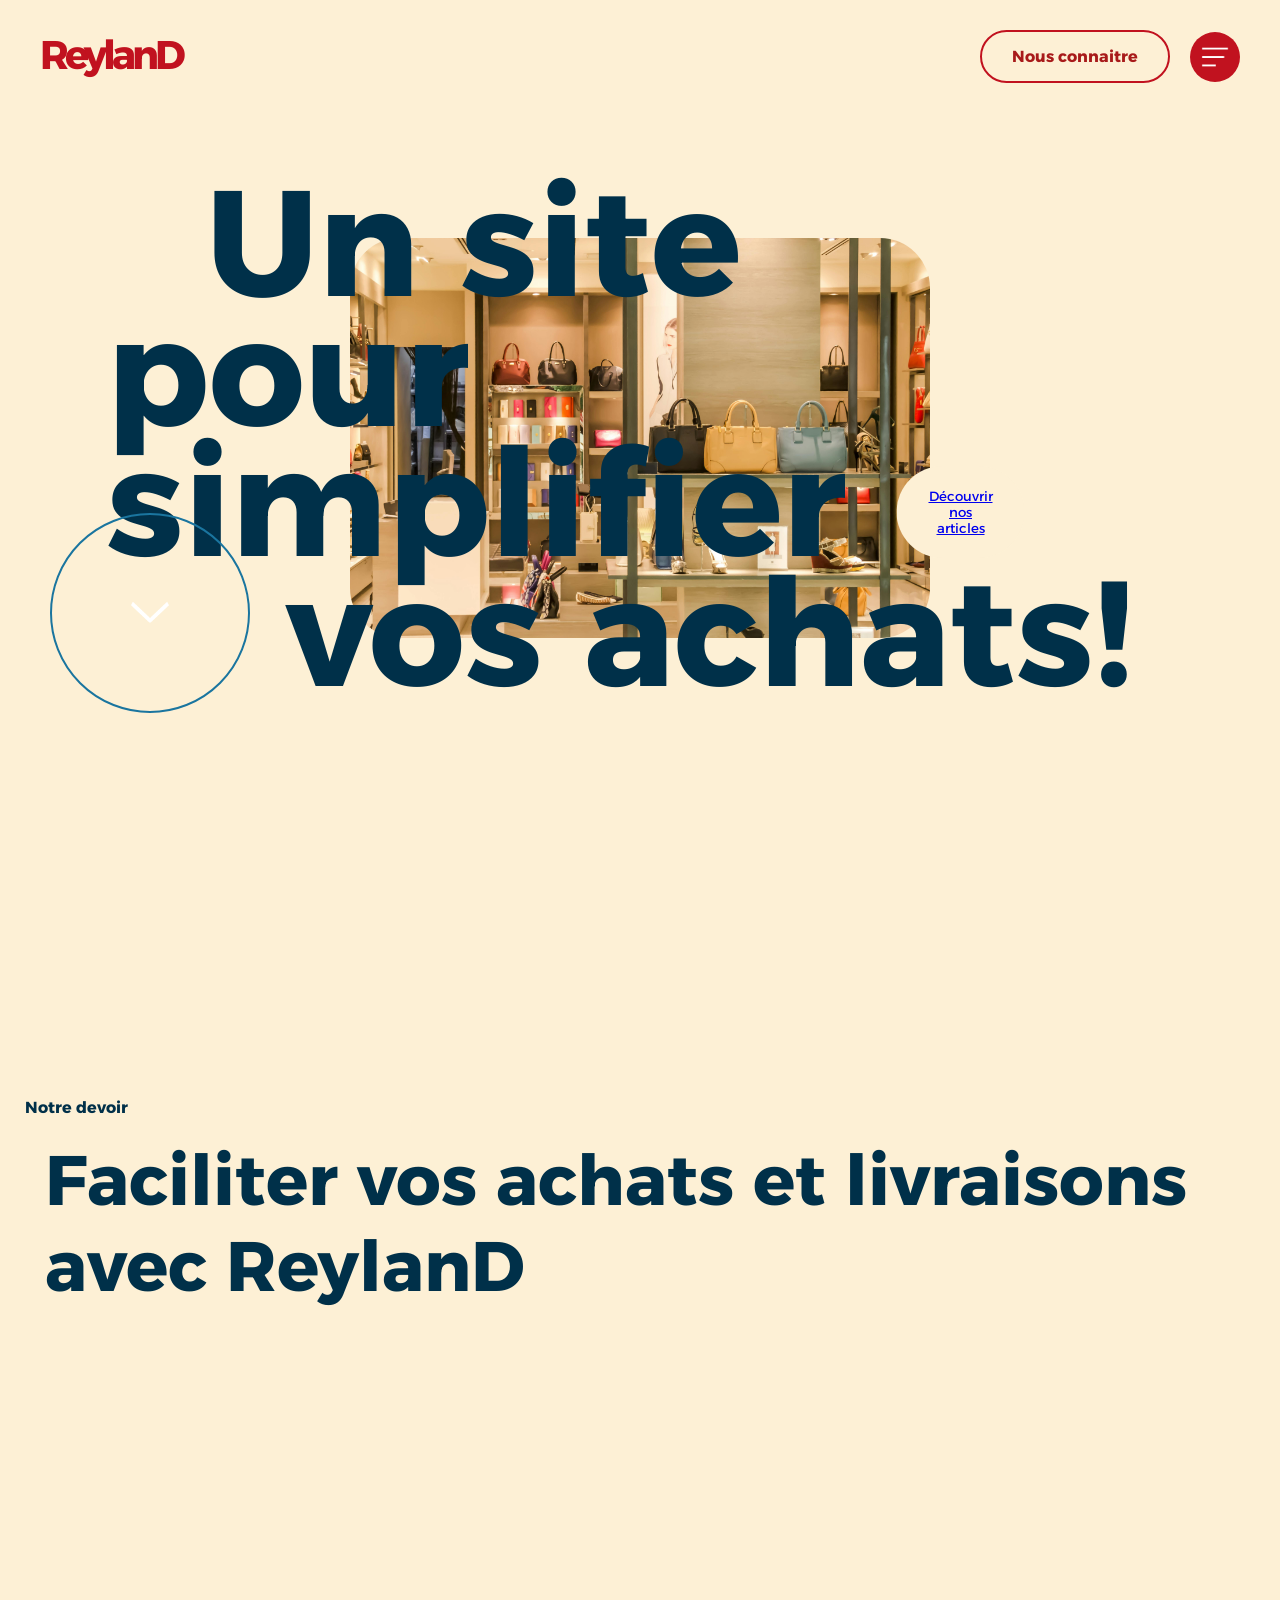
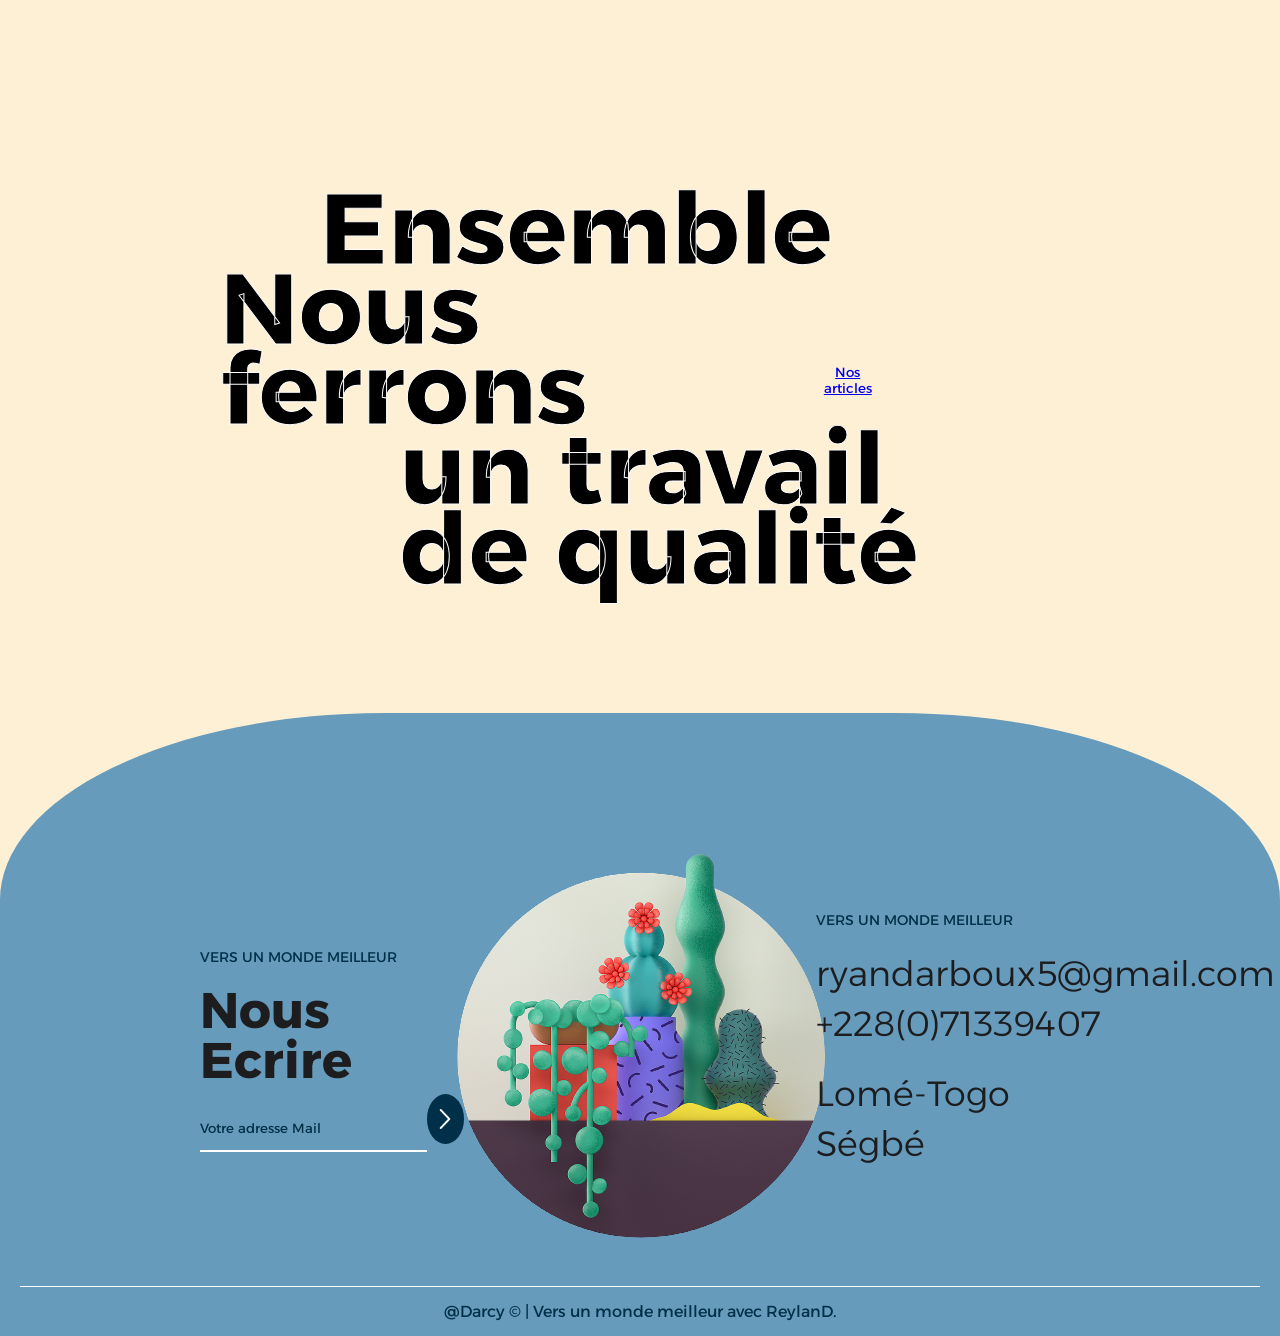
<file: ReylanD/index.html>
<!DOCTYPE html>
<html lang="fr">
<head>
    <meta charset="UTF-8">
    <meta http-equiv="X-UA-Compatible" content="IE=edge">
    <meta name="viewport" content="width=device-width, initial-scale=1.0">
    <title>ReylanD</title>
    <link rel="stylesheet" href="style.css">
</head>
<body>
    <header>
        <h1 class="header__logo">ReylanD</h1>
        <div class="header__btn_menu">
            <button>Nous connaitre</button>
            <div class="btn_menu">
                <img src="images/hamburger.png" alt="">
            </div>
        </div>
    </header>
    <section class="back_image_section">
        <div class="text">
            <h1>Un site</h1>
            <h1>pour simplifier<button><a href="shopping.html">Découvrir nos articles</button></a></h1>
            <h1>vos achats!</h1>
        </div>
        <img src="images/imga.jpg" alt="">
        <button class="down_arrow" onclick="window.location.href='#footer';">
            <img src="images/down-arrow.png">
        </button>
        <ul class="menu">
              <div class="contact">
                    <span>VERS UN MONDE MEILLEUR</span>
                    <div>
                        <h3>ryandarboux5@gmail.com <br>+228(0)71339407</h3>
                        <h3>Lomé-Togo <br>Ségbé</h3>
                    </div>
              </div>
              <div class="links">
                <li><a href="shopping.html">shoppi<span>n</span>g</a></li>
                <li><a href="mechanique.html">méchaniqu<span>e</span>s</a></li>
                <li><a href="se connecter.html">se connect<span>e</span>r</a></li>
              </div>
        </ul>
    </section>
    <section class="description">
       <div>
            <p>Notre devoir</p>
            <h2>
           Faciliter vos achats et livraisons
            avec ReylanD        
            </h2>
       </div>
    </section>
    <section class="back_image_section tird_section">
        <div class="text">
            <h1>Ensemble</h1>
            <h1>Nous ferrons  <button><a href="mechanique.html">Nos articles</button></a></h1>
            <h1>un travail de qualité</h1>
        </div>
    </section>


    <footer id="footer">
        <div class="newsletter-contact">
            <div class="newsletter">
                <span>VERS UN MONDE MEILLEUR</span>
                <h3>Nous <br> Ecrire</h3>
                <div class="input_mail">
                    <input type="mail" placeholder="Votre adresse Mail">
                    <button>
                            <img src="images/down-arrow.png">
                    </button>
                </div>
            </div>
            <div class="footer_img">
                <img src="images/img3.png" alt="">
            </div>
            <div class="contact">
                <span>VERS UN MONDE MEILLEUR</span>
                <div>
                    <h3>ryandarboux5@gmail.com <br>+228(0)71339407</h3>
                    <h3>Lomé-Togo <br> Ségbé</h3>
                </div>
            </div>
        </div>
        <p>@Darcy &copy; | Vers un monde meilleur avec ReylanD.
    </footer>
    <script src="script.js"></script>
</body>
</html>
</file>
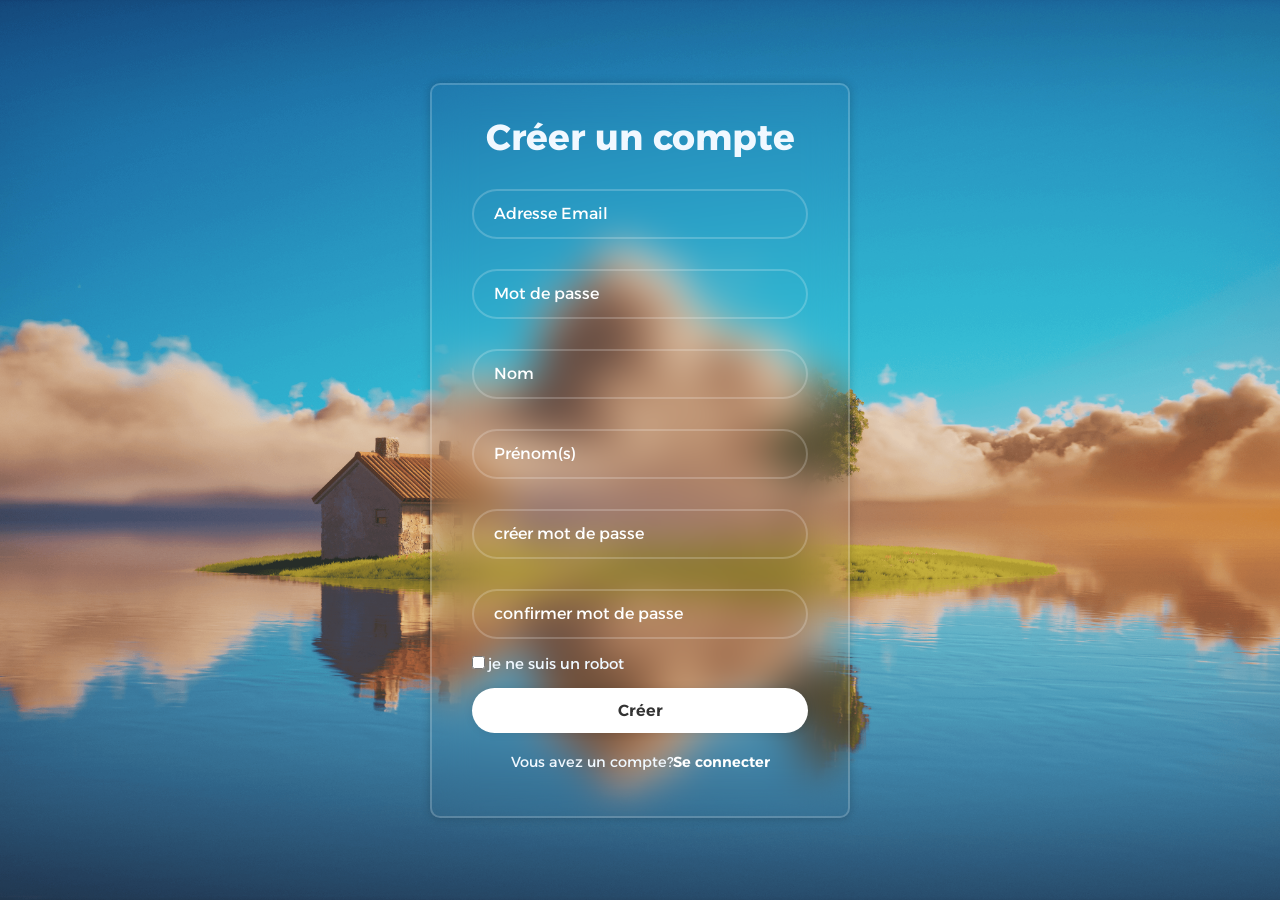
<file: ReylanD/créer compte.html>
<!DOCTYPE html>
<html lang="en">
<head>
    <meta charset="UTF-8">
    <meta name="viewport" content="width=device-width, initial-scale=1.0">
    <title>Créer compte</title>
    <link rel="stylesheet" href="création.css">
    <link href='https://unpkg.com/boxicons@2.1.4/css/boxicons.min.css' rel='stylesheet'>
</head>
<body>
    <div class="wrapper">
        <form action="">
            <h1>Créer un compte</h1>
                <div class="input-box">
                    <input type="text" placeholder="Adresse Email" required>
                </div>
                <div class="input-box">
                    <input type="password" placeholder="Mot de passe" required>
                </div>
                <div class="input-box">
                    <input type="text" placeholder="Nom" required>
                </div>
                <div class="input-box">
                    <input type="text" placeholder="Prénom(s)" required>
                </div>
                <div class="input-box">
                    <input type="password" placeholder="créer mot de passe" required>
                </div>
                <div class="input-box">
                    <input type="password" placeholder="confirmer mot de passe" required>
                </div>
                <div class="confirmer-identité">
                    <label><input type="checkbox">je ne suis un robot</label>
                </div>
                <button type="submit" class="btn">Créer</button>
                <div class="créer-link">
                    <p>Vous avez un compte?<a href="se connecter.html">Se connecter</a></p>
                </div>
        </form>
    
    
</body>
</html>
</file>
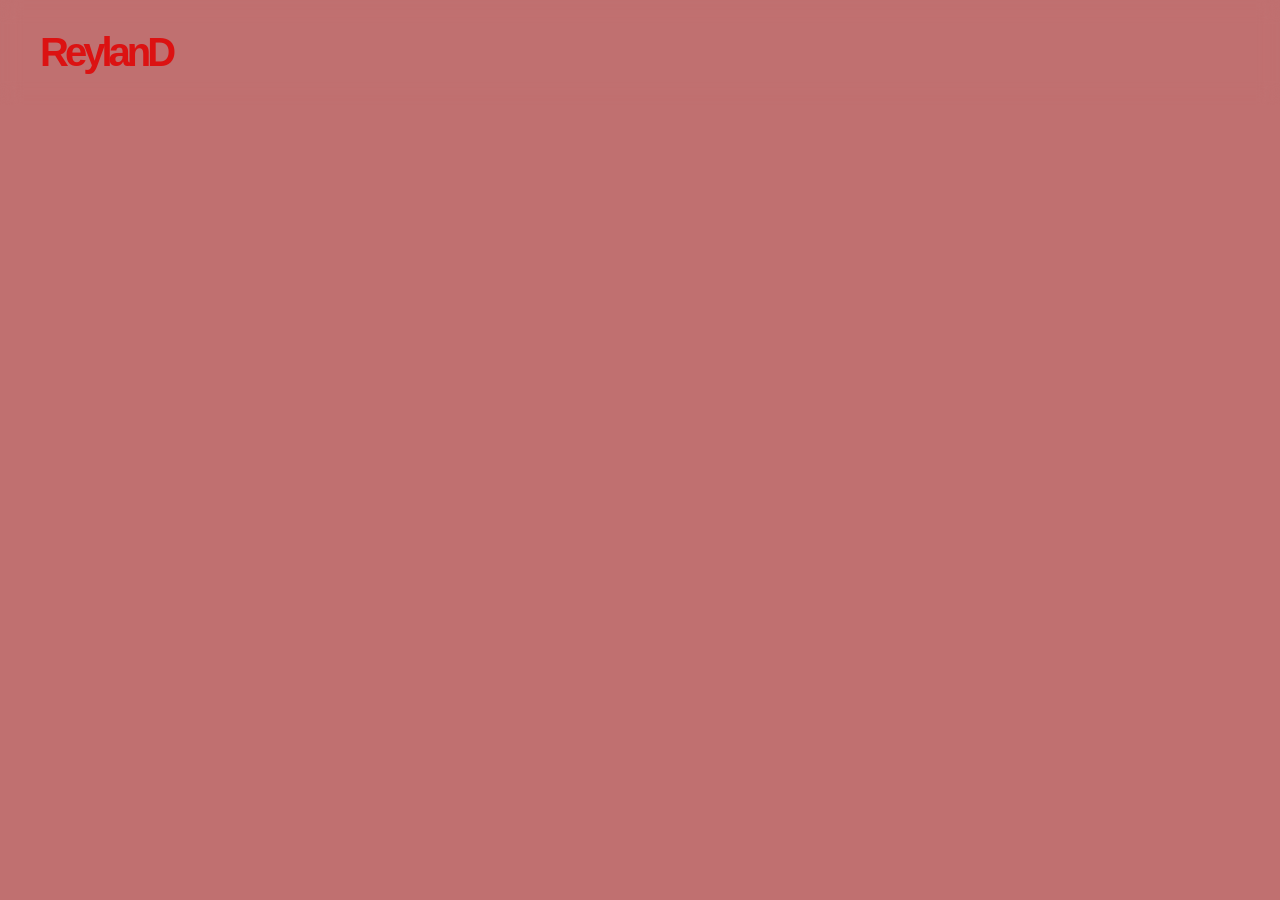
<file: ReylanD/mechanique.html>
<!DOCTYPE html>
<html lang="en">
<head>
    <meta charset="UTF-8">
    <meta name="viewport" content="width=device-width, initial-scale=1.0">
    <title>ReylanD</title>
    <link rel="stylesheet" href="mechanique.css">
</head>
<body>
    <header>
        <h1 class="header__logo">ReylanD</h1>
    </header>
</body>
</html>
</file>
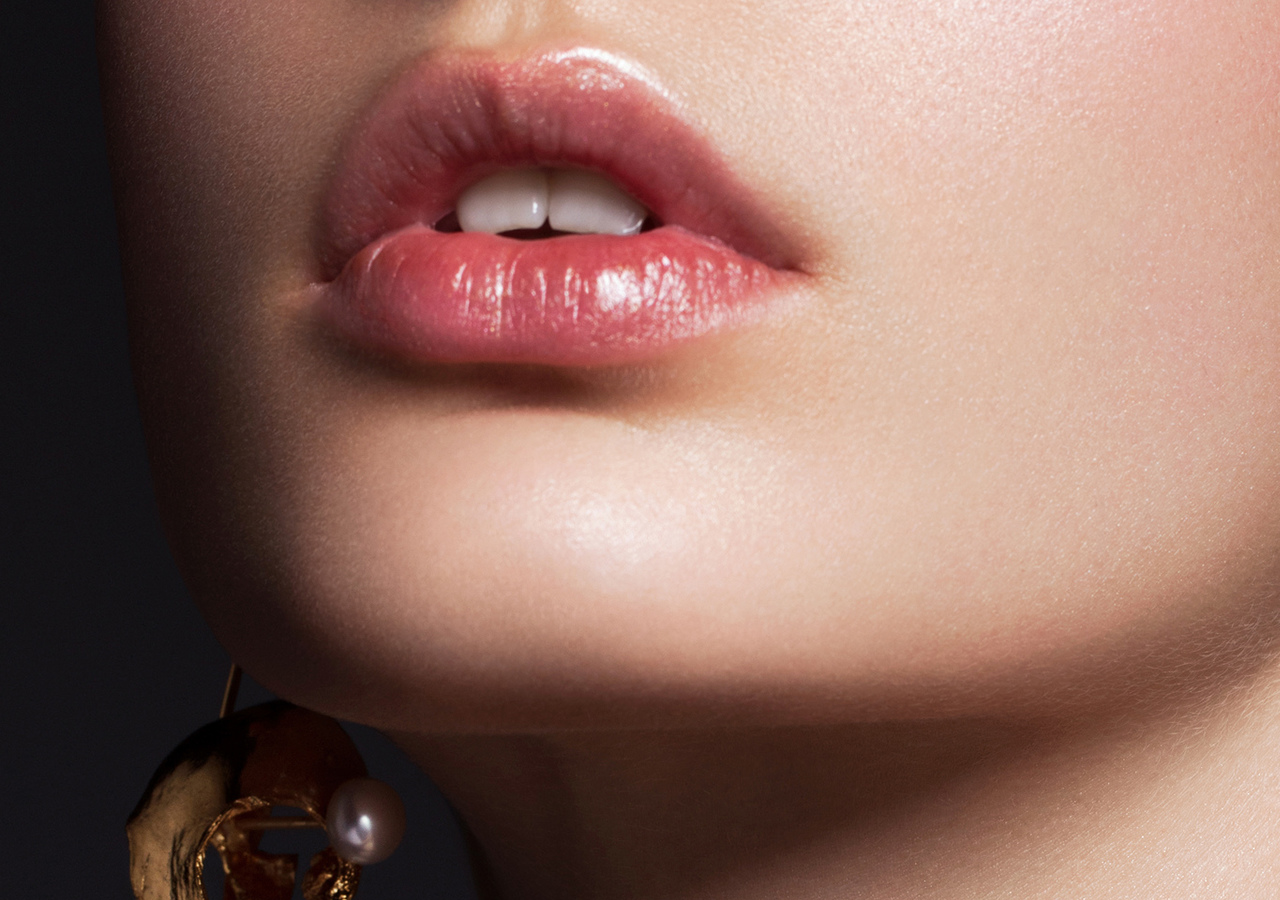
<file: ReylanD/newman.html>
<!DOCTYPE html>
<html lang="en">
<head>
    <meta charset="UTF-8">
    <meta name="viewport" content="width=device-width, initial-scale=1.0">
    <title>newman</title>
    <link rel="stylesheet" href="newman.css">
</head>
<body>
    
</body>
</html>
</file>
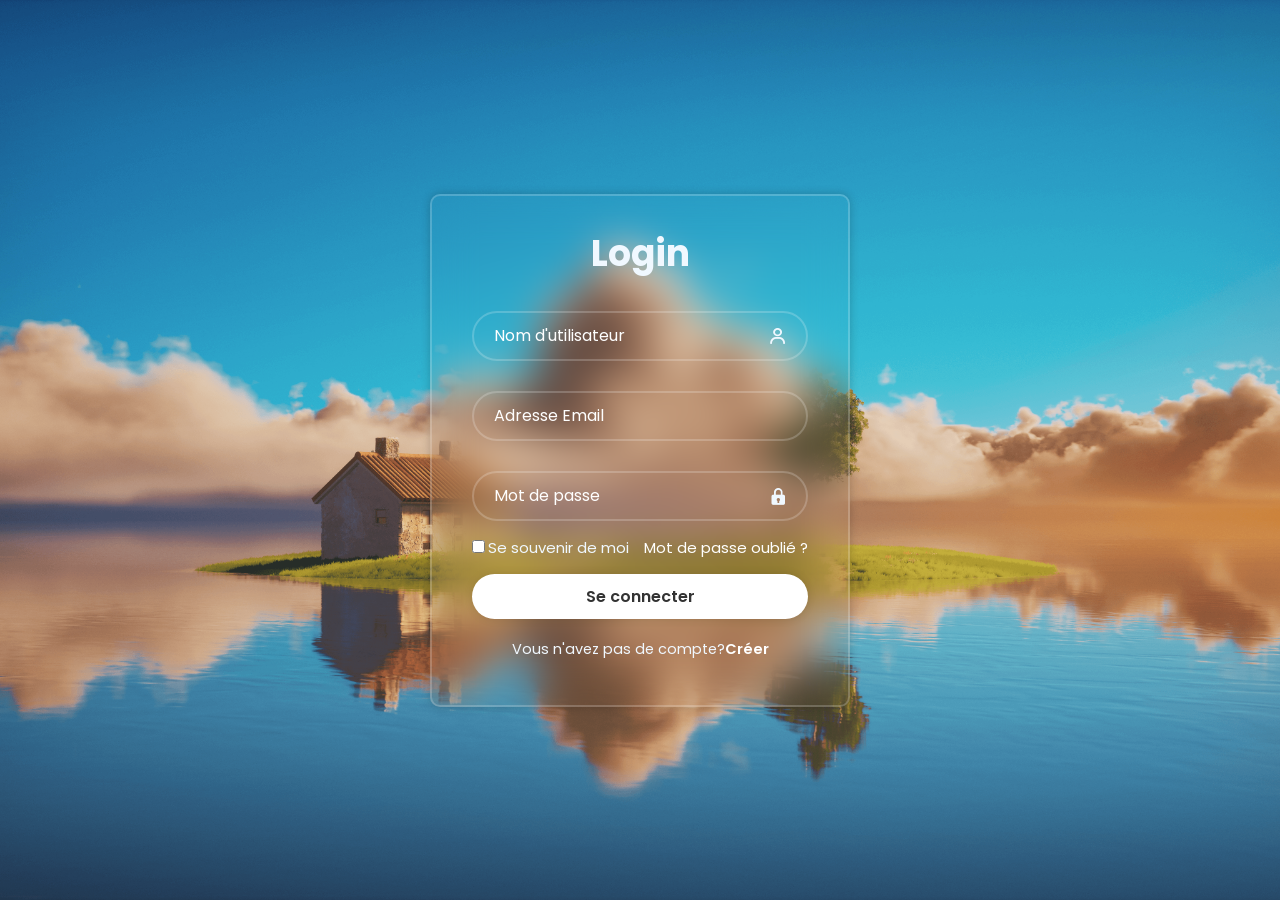
<file: ReylanD/se connecter.html>
<!DOCTYPE html>
<html lang="en">
<head>
    <meta charset="UTF-8">
    <meta name="viewport" content="width=device-width, initial-scale=1.0">
    <title>formulaire ReylanD</title>
    <link rel="stylesheet" href="formulaire.css">
    <link href='https://unpkg.com/boxicons@2.1.4/css/boxicons.min.css' rel='stylesheet'>
</head>
<body>
    
        <div class="wrapper">
            <form action="">
                <h1>Login</h1>
                    <div class="input-box">
                        <input type="text" placeholder="Nom d'utilisateur" required>
                        <i class='bx bx-user' ></i>
                    </div>
                    <div class="input-box">
                        <input type="text" placeholder="Adresse Email" required>
                    </div>
                    <div class="input-box">
                        <input type="password" placeholder="Mot de passe" required>
                        <i class='bx bxs-lock'></i>
                    </div>
                    <div class="remember-forgot">
                        <label><input type="checkbox">Se souvenir de moi</label>
                        <a href="#">Mot de passe oublié ?</a>
                    </div>
                    <button type="submit" class="btn">Se connecter</button>
                    <div class="créer-link">
                        <p>Vous n'avez pas de compte?<a href="créer compte.html">Créer</a></p>
                    </div>

            </form>
            
</body>
</html>
</file>
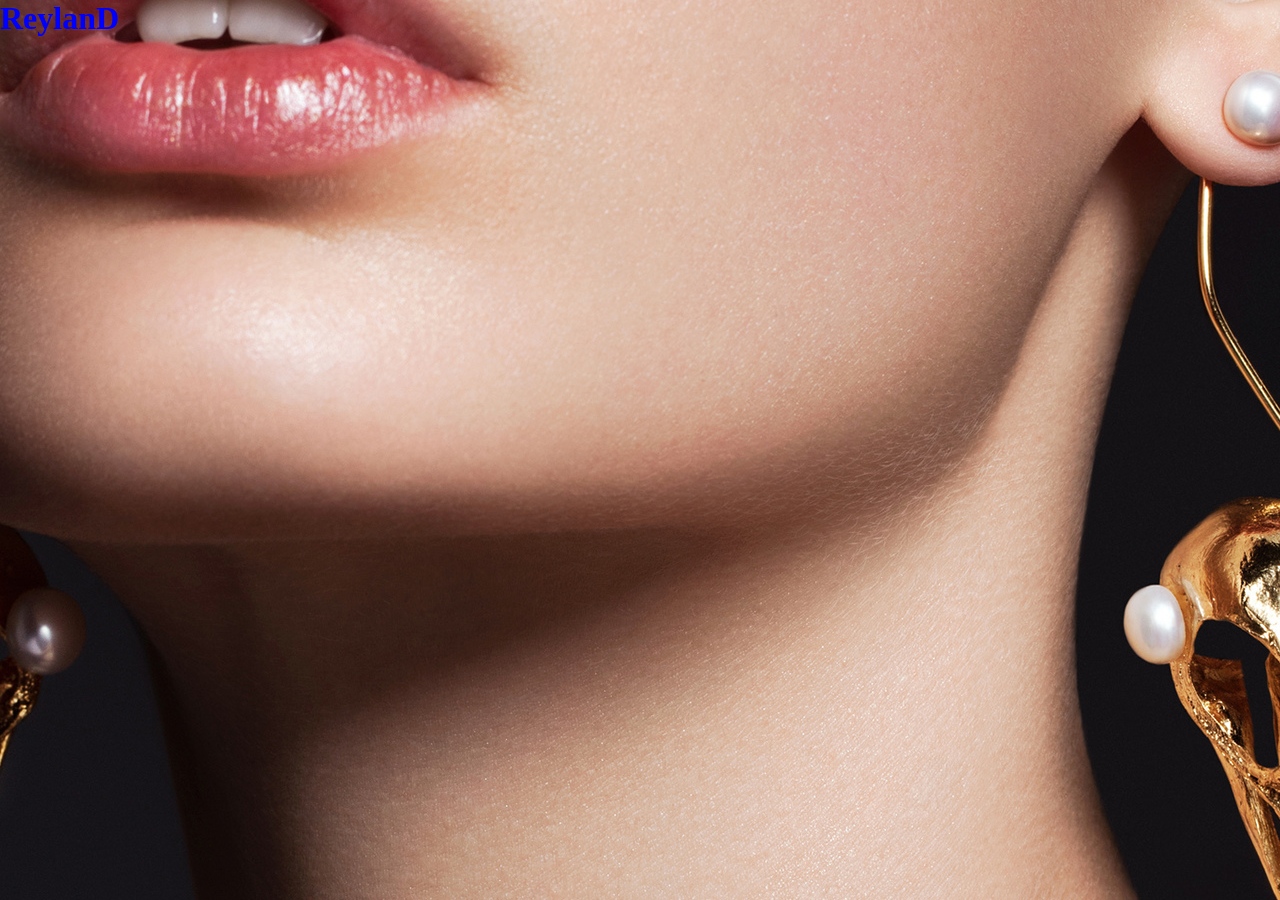
<file: ReylanD/shopping.html>
<!DOCTYPE html>
<html lang="en">
<head>
    <meta charset="UTF-8">
    <meta name="viewport" content="width=device-width, initial-scale=1.0">
    <title>Shopping</title>
    <link rel="stylesheet" href="shopping.css">
</head>
<body>
    <header>
        <h1 class="header__logo">ReylanD</h1>
    </header>
    <section>
        
    </section>
   
</body>
</html>
</file>
<file: ReylanD/style.css>
@import url('https://fonts.googleapis.com/css2?family=Alexandria:wght@100;300;500;600&family=Rubik+Glitch&display=swap');
*{
    margin: 0;
    padding: 0;
    box-sizing: border-box;
    font-family: 'Alexandria', sans-serif;
    scroll-behavior: smooth;
}
/*scrollbar*/
::-webkit-scrollbar {
    width: 8px;
}
::-webkit-scrollbar-thumb {
    background-color: #003049;
    border-radius: 6px;
  }
body {
    background-color: #fdf0d5;
    color: #003049;
   
}
header {
    width: 100%;
    display: flex;
    justify-content: space-between;
    padding: 30px 40px;
    z-index: 200; 
}
button {
    cursor: pointer;
}
.header__logo{
    color: #c1121f;
    font-size: 40px;
    font-weight: bold;
    letter-spacing: -4px;
}
.header__btn_menu {
    display: flex;
    align-items: center;
}
.header__btn_menu button {
    color: #a81a1a;
    cursor: pointer;
    padding: 15px 30px;
    font-size: 16px;
    border-radius: 50px;
    border: 2px solid #c1121f;
    background-color: transparent;
    font-weight: bold;
    
}
.header__btn_menu button:hover {
    animation: animation_hover2 2s ease-out infinite ;
}
.header__btn_menu button{
    margin-right: 20px;
}
.btn_menu {
    background-color: #c1121f;
    padding: 10px;
    border-radius: 50%;
    height: 50px;
    width: 50px;
    transition: 0.5s;
    cursor: pointer;
    z-index: 100;
    
}
.btn_menu img {
    height: 100%;
    width: 100%;
    object-fit: cover;
}
.btn_menu:hover {
    animation: animation_hover1 2s ease-out infinite ;
}

/* .hover__class {
    animation
} */

@keyframes animation_hover1 {
    0% {
    background: #780000 ;
    }
    50% {
        background: #fdf0d5;
    }
    100% {
        background: #669BBC ;
    }
}

@keyframes animation_hover2 {
    0% {
       border: 2px solid #780000;
    }
    50% {
        border: 2px solid #fdf0d5;
    }
    100% {
        border: 2px solid #669BBC;
    }
}
.menu {
    position: absolute;
    background-color: #fdf0d5;
    height: 100vh;
    width: 100%;
    color: #003049;
    display: flex;
    padding: 30px;
    align-items: flex-end;
    justify-content: space-between;
    transform: translateY(-100%);
    transition: 0.5s;
    border-radius: 0 0 80px 80px ;
}
.contact h3 {
    font-weight: 300;
    font-size: 35px;
    margin-bottom: 20px;
}
ul {
    list-style: none;
}
.links {
   font-size: 120px;
   margin-right: 150px;
}
.links a {
    text-decoration: 0;
    letter-spacing: -10px;
    color: #003049;
    position: relative;
    
}
.links a::before {
    content: "";
    position: absolute;
    right: 0;
    width: 0;
    height: 10px;
    transform: translateY(80px);
    background:linear-gradient(90deg ,#780000 , #fdf0d5 , #669BBC);
    border-radius: 6px;
    transition: 0.5s;
  
    
}
.links a:hover::before{
    left: 0;
    width: 100%;
}
.links span {
    -webkit-text-stroke: 1px #000;
    color: #fdf0d5;
}
/* back_image_section */
.back_image_section {
 display: flex;
 align-items: center;
 justify-content: center;
 height:calc(100vh - 250px);
 position: relative;

 
}
.back_image_section img {
    height: 400px;
    border-radius: 50px;
    cursor: pointer;
    z-index: -100;
    transition: 0.5s;
}
.back_image_section:hover img {
    transform: rotate(10deg) scale(1.1);

}
.back_image_section .text {
    position: absolute;
    transform: translate(-50% , -50%);
    top: 50%;
    left: 50%;
    line-height: 130px;
    font-weight: bold;
 


}
.back_image_section .text h1 {
    font-size: 150px;
}
.back_image_section .text h1:nth-child(2)
{
  display: flex;
  align-items: flex-end;

   transform: translateX(-100px);
}

.back_image_section .text h1:nth-child(2) button {
   transform: translateX(50px) translateY(-10px);
    height: fit-content;
    padding: 20px 30px;
    background-color: #fdf0d5;
    border: 2px solid transparent;
    border-radius: 50px;
    transition: 0.5s;
    
}
.back_image_section .text h1:nth-child(2) button:hover {
    border: 2px solid #fff;
    animation: animation_hover1 2s ease-out infinite ;
}
.back_image_section .text h1:nth-child(3){
    transform: translateX(80px);
}
.down_arrow {
    position: absolute;
    bottom:50px;
    left: 50px;
    background-color: transparent;
    border: 2px solid #1a759f;
    height: 200px;
    width: 200px;
    border-radius: 50%;
    transition: 0.5s;
}
.down_arrow:hover {
    height: 120px;
    width: 120px;
    background-color: #1a759f;
    
 
}
.down_arrow img {
  height: 40px;
}
/* description */
.description {
     height: 100vh;
    display: flex;
    justify-content: center;
    align-items: center;
    padding: 25px;
}
.description h2 {
    font-size: 70px;
    position: relative;
    padding: 20px;
}
.description h2:after {
    content: "";
    bottom: -10px;
    left: 0;
    z-index: -1;
    position: absolute;
    height: 10px;
    width: 0;
    background:linear-gradient(90deg ,#780000 , #fdf0d5 , #669BBC);
    border-radius: 20px;
    transition: 0.5s;

}
.description h2:hover:after {
  width: 100%;
}

.description p {
    color: #003049;
    font-weight: bold;
}

/* tird_section */
.tird_section {
    height: 50vh;
    margin: 100px 0;
}
.tird_section .text{
    line-height: 80px;
    -webkit-text-stroke: 1px #fff;
    color: #000;
}
.tird_section .text h1 {
    font-size: 100px;
   
   
    
}
.tird_section .text button {
    padding: 10px 20px;
    -webkit-text-stroke: 0px #fff;
}

footer {
  background-color: #669BBC;
  padding-top: 100px;
  border-radius: 30% 30% 0 0;
}
.newsletter-contact {
    display: flex ;
    justify-content: space-between;
    align-items: center;
    padding: 20px 200px;

}
.newsletter , .contact {
    width: 30%;
  
}
.footer_img {
    width: 33%;
}
.newsletter h3 {
    margin-top: 20px;
}
.footer_img{
    display: flex;
    justify-content: center;
    
}

.newsletter-contact img {
  
    object-fit: cover;
    transition: 0.5s;
}

.newsletter-contact span {
    font-size: 14px;
   
}
.newsletter-contact h3 {
    font-size: 50px;
    line-height: 50px;
    color: #1D1D1F;
}
.input_mail {
  width: 100%;
  display: flex;
  align-items: center;
}
.input_mail input {
    background-color:  #669BBC;
    border: 0;
    border-bottom: 2px solid #fff;
    outline: 0;
    width: 300px;
    margin-top: 20px;
    padding: 14px 0;
    padding-right: 10px;
    color: #003049;
   
}
.contact div {
    margin: 20px 0;
}
footer .contact div h3 {
    font-size: 35px;
}
.input_mail input::placeholder {
    color: #003049;
}
.input_mail button {
    height: 50px;
    width: 50px;
    background-color: #003049;
    border: 0;
    border-radius: 50%;
    display: flex;
    justify-content: center;
    align-items: center;
}
.input_mail button img {
    width: 20px;
   
    object-fit: cover;
    transform: rotate(-90deg);
}

.footer_img img:hover {
    transform: translateY(20px);
}
footer p {
    padding: 15px 0 ;
     margin:  0 20px;
    text-align: center;
 
    border-top: 1px solid #fff;
}
</file>
<file: ReylanD/création.css>
@import url('https://fonts.googleapis.com/css2?family=Alexandria:wght@100;300;500;600&family=Rubik+Glitch&display=swap');
*{
    margin:0;
    padding: 0;
    box-sizing: border-box;
     font-family: 'Alexandria', sans-serif;
}
body{
    display: flex;
    justify-content: center;
    align-items: center;
    min-height: 100vh;
    background: url(images/img.png) no-repeat;
    image-orientation: initial;
    background-size: cover;
    background-position: center;

}
.wrapper{
    width: 420px;
    background:transparent;
    border: 2px solid rgba(255,255,255, .2);
    color: aliceblue;
    border-radius: 10px;
    padding: 30px 40px;
    backdrop-filter: blur(20px);
    box-shadow: 0 0 10px rgba(0,0,0, .2);


}
.wrapper h1{
    font-size:36px ;
    text-align: center;
}
.wrapper .input-box{
 width: 100%;
 height: 50px;
 margin: 30px 0;
 position: relative;
}
.input-box input{
    width: 100%;
    height: 100%;
    background: transparent;
    border: none;
    outline: none;
    border: 2px solid rgba(255,255,255, .2);
    font-size: 16px;
    padding: 20px 45px 20px 20px;
    border-radius: 40px;
    color:#fff;
}
.input-box input::placeholder{
    color:#fff;

}
.input-box i{
    position: absolute;
    right:20px;
    top: 50%;
    transform: translateY(-50%);
    font-size: 20px;
}
.wrapper .confirmer-identité {
    display: flex;
    justify-content: space-between;
    font-size: 15px;
    margin: -15px 0 15px;  
}
.confirmer-identité label input{
    accent-color:#fff;
    margin-right: 3px;
}
.confirmer-identité a {
    color:#fff;
    text-decoration:none;

}
.confirmer-identité a:hover{
    text-decoration: underline;
}
.wrapper .btn {
    width: 100%;
    height: 45px;
    background: #fff;
    border: none;
    outline:none;
    border-radius:  40px;
    box-shadow:0 0 10px rgba(12, 11, 11, 0.1);
    cursor: pointer;
    font-size: 16px;
    color:#333;
    font-weight: 600;
}
.wrapper .créer-link {
    font-size: 14.5px;
    text-align: center;
    margin: 20px 0 15px;
}
.créer-link p a {
    color: #fff;
    text-decoration: none;
    font-weight: 600;

}
.créer-link p a:hover{
    text-decoration: underline;

}
</file>
<file: ReylanD/mechanique.css>
*{
    margin: 0;
    padding: 0;
    box-sizing: border-box;
    font-family: 'Alexandria', sans-serif;
    scroll-behavior: smooth;
}
body{
    background-color:#c07070;
    backdrop-filter: blur(10px);
    -webkit-backdrop-filter: blur(25px);
    background-clip: initial;
    color:bisque;

}
header {
    width: 100%;
    display: flex;
    justify-content: space-between;
    padding: 30px 40px;
    z-index: 200; 
}
.header__logo{
    color: #dc1212;
    font-size: 40px;
    font-weight: bold;
    letter-spacing: -4px;
}
</file>
<file: ReylanD/newman.css>
*{
    padding: 0;
    margin: 0;
}
body{
    background-image: url(images/img2.jpg);
    background-repeat: no-repeat;
}
</file>
<file: ReylanD/formulaire.css>
@import url("https://fonts.googleapis.com/css2?family=Poppins:wght@300;400;500;600;700;800;900&display=swap");
*{
    margin:0;
    padding:0;
    box-sizing: border-box;
    font-family: 'Poppins', sans-serif;
}
body{
    display: flex;
    justify-content: center;
    align-items: center;
    min-height: 100vh;
    background: url(images/img.png) no-repeat;
    image-orientation: initial;
    background-size: cover;
    background-position: center;

}
.wrapper{
    width: 420px;
    background:transparent;
    border: 2px solid rgba(255,255,255, .2);
    color: aliceblue;
    border-radius: 10px;
    padding: 30px 40px;
    backdrop-filter: blur(20px);
    box-shadow: 0 0 10px rgba(0,0,0, .2);


}
.wrapper h1{
    font-size:36px ;
    text-align: center;
}
.wrapper .input-box{
 width: 100%;
 height: 50px;
 margin: 30px 0;
 position: relative;
}
.input-box input{
    width: 100%;
    height: 100%;
    background: transparent;
    border: none;
    outline: none;
    border: 2px solid rgba(255,255,255, .2);
    font-size: 16px;
    padding: 20px 45px 20px 20px;
    border-radius: 40px;
    color:#fff;
}
.input-box input::placeholder{
    color:#fff;

}
.input-box i{
    position: absolute;
    right:20px;
    top: 50%;
    transform: translateY(-50%);
    font-size: 20px;
}

.wrapper .remember-forgot {
    display: flex;
    justify-content: space-between;
    font-size: 15px;
    margin: -15px 0 15px;
}
.remember-forgot label input{
    accent-color: #fff;
    margin-right: 3px;

}

.remember-forgot a {
    color:#fff;
    text-decoration: none;
}
.remember-forgot a:hover{
    text-decoration: underline;

}
.wrapper .btn {
    width: 100%;
    height: 45px;
    background: #fff;
    border: none;
    outline:none;
    border-radius:  40px;
    box-shadow:0 0 10px rgba(12, 11, 11, 0.1);
    cursor: pointer;
    font-size: 16px;
    color:#333;
    font-weight: 600;
}
.wrapper .créer-link {
    font-size: 14.5px;
    text-align: center;
    margin: 20px 0 15px;
}
.créer-link p a {
    color: #fff;
    text-decoration: none;
    font-weight: 600;

}
.créer-link p a:hover{
    text-decoration: underline;

}
</file>
<file: ReylanD/shopping.css>
*{
    padding: 0;
    margin: 0;
    margin-top: 0%;
}
.header__logo{
    color: blue;
    font-weight: bold;
}
body{
    background-image: url('images/img2.jpg');
    background-repeat: no-repeat;
    background-position: center;
    image-rendering: initial;
    background-attachment: fixed;
}
</file>
